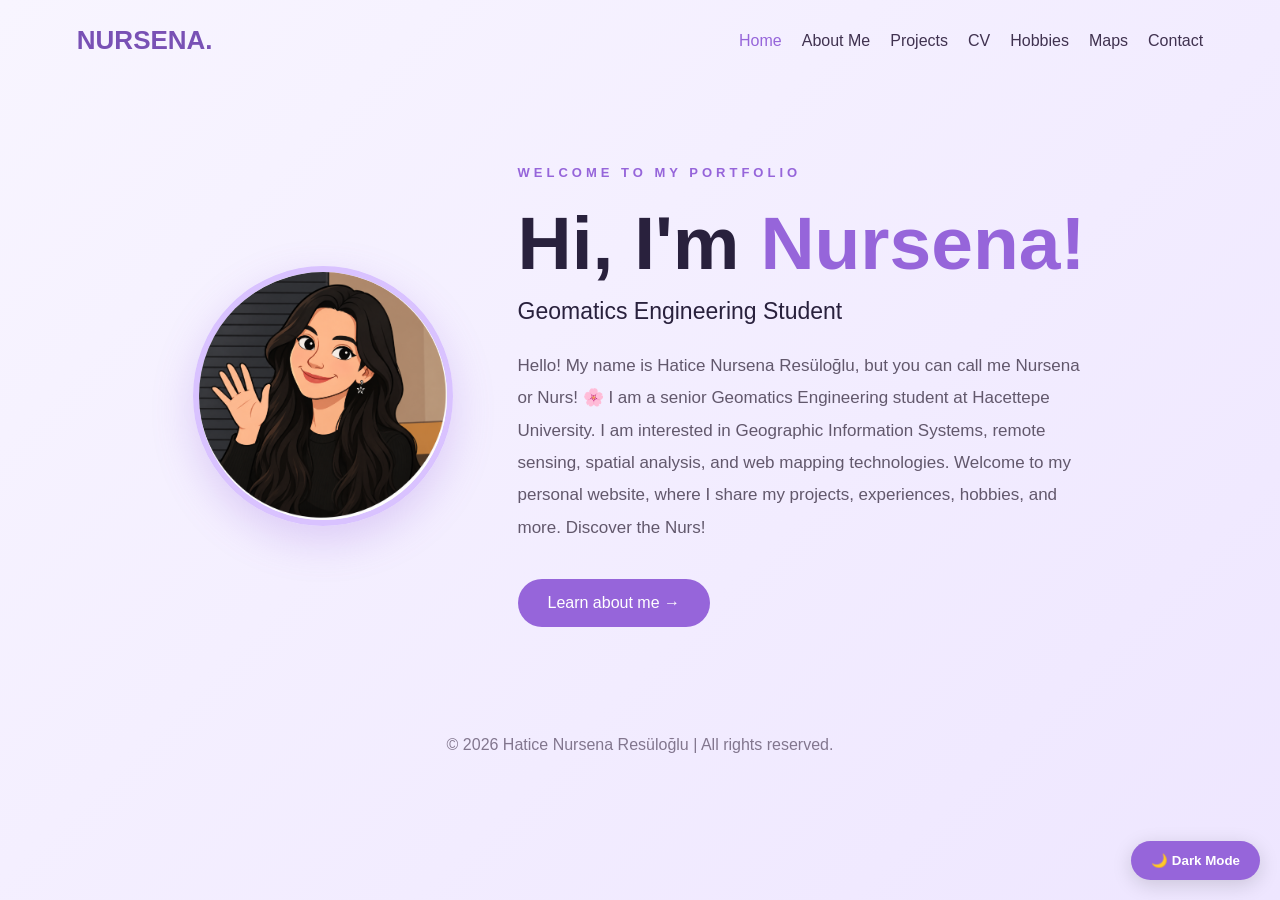
<file: index.html>
<!DOCTYPE html>
<html lang="en">
<head>
    <meta charset="UTF-8">
    <meta name="viewport" content="width=device-width, initial-scale=1.0">

    <title>Hatice Nursena Resüloğlu | Portfolio</title>

<link rel="stylesheet" href="css/style.css">
</head>

<body>

    <!-- Falling flowers -->
    <div id="flowers-container" aria-hidden="true"></div>

    <!-- Navigation -->
    <header>
        <nav class="navbar">
            <a href="index.html" class="logo">NURSENA.</a>

            
<div class="nav-links">
    <a href="index.html" class="active">Home</a>
    <a href="aboutme.html">About Me</a>
    <a href="projects.html">Projects</a>
    <a href="cv.html">CV</a>
    <a href="hobbies.html">Hobbies</a>
    <a href="maps.html">Maps</a>
    <a href="contact.html">Contact</a>
</div>

        </nav>
    </header>

    <main>

        <!-- Hero Section -->
        <section class="hero">

            <div class="intro-container">

                <!-- Profile Photo -->
                <img
                    src="images/nurs_animation.png"
                    alt="Hatice Nursena Resüloğlu"
                    class="profile-pic"
                >

                <!-- Introduction -->
                <div class="intro-text">

                    <p class="subtitle">
                        WELCOME TO MY PORTFOLIO
                    </p>

                    <h1>
                        Hi, I'm <span>Nursena!</span>
                    </h1>

                    <h2>
                        Geomatics Engineering Student
                    </h2>

                    <p class="description">
                        Hello! My name is Hatice Nursena
                        Resüloğlu, but you can call me
                        Nursena or Nurs! 🌸

                        I am a senior Geomatics Engineering
                        student at Hacettepe University.

                        I am interested in Geographic
                        Information Systems, remote sensing,
                        spatial analysis, and web mapping
                        technologies.

                        Welcome to my personal website,
                        where I share my projects,
                        experiences, hobbies, and more.

                        Discover the Nurs!
                    </p>

                    <a href="aboutme.html" class="btn">
                        Learn about me →
                    </a>

                </div>
            </div>

        </section>

        

    </main>

    <footer>
        <p>
            © 2026 Hatice Nursena Resüloğlu |
            All rights reserved.
        </p>
    </footer>

<script src="js/script.js"></script>


<!-- Flower Animation -->
<div class="nurs-flowers" aria-hidden="true">
    <span>🌸</span>
    <span>🌼</span>
    <span>🌷</span>
    <span>🌺</span>
    <span>🌸</span>
    <span>🌼</span>
    <span>🌷</span>
    <span>🌸</span>
</div>


</body>
</html>
</file>
<file: css/style.css>
* {
    margin: 0;
    padding: 0;
    box-sizing: border-box;
}

body {
    font-family: 'Segoe UI', Arial, sans-serif;
    background: linear-gradient(135deg, #f8f5ff, #eee6ff);
    color: #29213d;
    min-height: 100vh;
}

.navbar {
    display: flex;
    justify-content: space-between;
    align-items: center;
    padding: 30px 8%;
}

.logo {
    font-size: 26px;
    font-weight: bold;
    color: #7951b5;
}

.nav-links {
    display: flex;
    gap: 30px;
}

.nav-links a {
    text-decoration: none;
    color: #403250;
    font-weight: 500;
    transition: color 0.3s;
}

.nav-links a:hover {
    color: #9665da;
}

.hero {
    min-height: 70vh;
    display: flex;
    flex-direction: column;
    justify-content: center;
    align-items: flex-start;
    padding: 60px 12%;
    animation: fadeIn 1.2s ease-in-out;
}

.subtitle {
    letter-spacing: 4px;
    color: #9665da;
    margin-bottom: 20px;
    font-size: 13px;
    font-weight: bold;
}

h1 {
    font-size: clamp(42px, 7vw, 75px);
    margin-bottom: 12px;
}

h1 span {
    color: #9665da;
}

h2 {
    font-size: 23px;
    font-weight: 400;
    margin-bottom: 25px;
}

.description {
    max-width: 570px;
    font-size: 17px;
    line-height: 1.9;
    color: #62586c;
    margin-bottom: 35px;
}

.btn {
    display: inline-block;
    background: #9665da;
    color: white;
    padding: 15px 30px;
    border-radius: 30px;
    text-decoration: none;
    transition: transform 0.3s, background 0.3s;
}

.btn:hover {
    background: #7345bc;
    transform: translateY(-5px);
}

footer {
    text-align: center;
    padding: 25px;
    color: #82768e;
}

@keyframes fadeIn {
    from {
        opacity: 0;
        transform: translateY(30px);
    }
    to {
        opacity: 1;
        transform: translateY(0);
    }
}

@media (max-width: 600px) {
    .navbar {
        padding: 20px;
        flex-direction: column;
        gap: 20px;
    }

    .nav-links {
        gap: 18px;
    }

    .hero {
        padding: 60px 8%;
    }
}

.about-preview {
    margin-top: 65px;
    animation: fadeIn 1.5s ease-in-out;
}

.about-preview h3 {
    font-size: 28px;
    color: #7951b5;
    margin-bottom: 12px;
}

.about-preview p {
    color: #62586c;
    font-size: 16px;
    line-height: 1.7;
    margin-bottom: 24px;
    max-width: 450px;
}

.about-btn {
    display: inline-block;
    padding: 14px 35px;
    background: #9665da;
    color: white;
    border-radius: 30px;
    text-decoration: none;
    font-weight: 600;
    transition: all 0.3s ease;
}

.about-btn:hover {
    background: #7345bc;
    transform: translateY(-5px);
    box-shadow: 0 10px 25px rgba(150,101,218,0.3);
}

/* Navigation */

.navbar {
    display: flex;
    justify-content: space-between;
    align-items: center;
    gap: 25px;
    padding: 25px 6%;
}

.logo {
    text-decoration: none;
    font-size: 26px;
    font-weight: bold;
    color: #7951b5;
}

.nav-links {
    display: flex;
    flex-wrap: wrap;
    gap: 18px;
}

.nav-links a {
    text-decoration: none;
    color: #403250;
    transition: color 0.3s;
}

.nav-links a:hover,
.nav-links a.active {
    color: #9665da;
}

/* Introduction */

.intro-container {
    display: flex;
    align-items: center;
    justify-content: center;
    gap: 65px;
    width: 100%;
}

.intro-text {
    max-width: 650px;
}

.profile-pic {
    width: 260px;
    height: 260px;
    object-fit: cover;
    border-radius: 50%;
    border: 6px solid #d9c2ff;
    box-shadow: 0 15px 40px rgba(150,101,218,0.25);
    transition: transform 0.4s ease;
    flex-shrink: 0;
}

.profile-pic:hover {
    transform: scale(1.05);
}

.description {
    white-space: normal;
}

/* About Section */

.about-section {
    text-align: center;
    padding: 75px 20px;
    background: rgba(255,255,255,0.45);
}

.about-section h2 {
    font-size: 32px;
    font-weight: bold;
    color: #7951b5;
    margin-bottom: 18px;
}

.about-section p {
    color: #62586c;
    margin: 0 auto 28px;
    max-width: 550px;
    line-height: 1.8;
}

.about-btn {
    display: inline-block;
    padding: 14px 35px;
    background: #9665da;
    color: white;
    border-radius: 30px;
    text-decoration: none;
    font-weight: 600;
    transition: all 0.3s ease;
}

.about-btn:hover {
    background: #7345bc;
    transform: translateY(-5px);
}


/* Mobile */

@media (max-width: 850px) {
    .intro-container {
        flex-direction: column;
        text-align: center;
        gap: 35px;
    }

    .hero {
        align-items: center;
        padding: 50px 7%;
    }

    .profile-pic {
        width: 210px;
        height: 210px;
    }

    .navbar {
        flex-direction: column;
    }

    .description {
        margin-left: auto;
        margin-right: auto;
    }
}

@media (prefers-reduced-motion: reduce) {
    .flower,
    .petal {
        animation: none;
    }
}

/* FLOWER ANIMATION */

#flowers-container {
    position: fixed;
    top: 0;
    left: 0;
    width: 100%;
    height: 100%;
    overflow: hidden;
    pointer-events: none;
    z-index: 9999;
}

.flower {
    position: absolute;
    top: -60px;
    animation: falling var(--fallDur) linear forwards;
}

.petal {
    display: inline-block;
    animation: spinning var(--spinDur) ease-in-out infinite;
}

@keyframes falling {
    0% {
        transform: translateY(0);
        opacity: 1;
    }

    100% {
        transform: translateY(110vh);
        opacity: 0;
    }
}

@keyframes spinning {
    0% {
        transform: translateX(0) rotate(0deg);
    }

    50% {
        transform: translateX(var(--swayX)) rotate(180deg);
    }

    100% {
        transform: translateX(0) rotate(360deg);
    }
}


/* ===== ABOUT ME PAGE ===== */

.about-hero,
.favorites {
    max-width: 1100px;
    margin: 40px auto;
    padding: 40px;
    background: rgba(255, 255, 255, 0.85);
    border: 1px solid #e8dafa;
    border-radius: 25px;
    box-shadow: 0 10px 30px rgba(115, 69, 188, 0.1);
}

/* About Me heading */

.about-hero h2 {
    color: #7951b5;
    font-size: 38px;
    margin-bottom: 25px;
    text-align: center;
}

/* Biography text */

.about-hero > p {
    font-size: 16px;
    line-height: 2;
    color: #62586c;
    text-align: justify;
    margin-bottom: 35px;
}

/* Photo Gallery */

.photo-gallery {
    display: grid;
    grid-template-columns: repeat(4, 1fr);
    gap: 15px;
    margin-top: 35px;
}

.about-pic {
    width: 100%;
    height: 230px;
    object-fit: cover;
    border-radius: 18px;
    box-shadow: 0 5px 15px rgba(0,0,0,0.1);
    transition: transform 0.3s ease,
                box-shadow 0.3s ease;
}

.about-pic:hover {
    transform: translateY(-8px) scale(1.03);
    box-shadow: 0 12px 25px rgba(150,101,218,0.3);
}

/* Favorites */

.favorites h3 {
    text-align: center;
    font-size: 34px;
    color: #7951b5;
    margin-bottom: 35px;
}

.fav-group {
    background: #f7f2ff;
    border: 1px solid #eee2ff;
    border-radius: 18px;
    padding: 25px 30px;
    margin-bottom: 20px;
    transition: transform 0.3s ease;
}

.fav-group:hover {
    transform: translateY(-4px);
}

.fav-group h4 {
    color: #7951b5;
    font-size: 21px;
    margin-bottom: 15px;
}

.fav-group ul {
    padding-left: 25px;
}

.fav-group li {
    color: #62586c;
    line-height: 2;
    font-size: 16px;
}

/* TV Series + TARDIS */

.tv-section {
    display: flex;
    align-items: center;
    justify-content: space-between;
    gap: 30px;
}

.tv-list {
    flex: 1;
}

.tardis-gif {
    flex: 1;
    max-width: 350px;
    min-width: 0;
}

/* Mobile Responsive */

@media (max-width: 850px) {
    .photo-gallery {
        grid-template-columns: repeat(2, 1fr);
    }

    .about-hero,
    .favorites {
        margin: 20px;
        padding: 25px;
    }

    .tv-section {
        flex-direction: column;
        align-items: stretch;
    }

    .tardis-gif {
        max-width: 100%;
    }
}

@media (max-width: 500px) {
    .photo-gallery {
        grid-template-columns: 1fr;
    }

    .about-pic {
        height: 280px;
    }

    .about-hero h2 {
        font-size: 30px;
    }
}

@media (prefers-reduced-motion: reduce) {
    .about-pic,
    .fav-group {
        transition: none;
    }
}

/* Navigation Bar */

.navbar {
    display: flex;
    justify-content: space-between;
    align-items: center;
    gap: 25px;
    padding: 25px 6%;
}

.logo {
    font-size: 26px;
    font-weight: bold;
    color: #7951b5;
    text-decoration: none;
}

.nav-links {
    display: flex;
    flex-wrap: wrap;
    gap: 20px;
}

.nav-links a {
    color: #403250;
    text-decoration: none;
    font-weight: 500;
    transition: color 0.3s ease;
}

.nav-links a:hover,
.nav-links a.active {
    color: #9665da;
}

@media (max-width: 850px) {
    .navbar {
        flex-direction: column;
    }

    .nav-links {
        justify-content: center;
    }
}

/* =====================================
   CV PAGE - NURSENA PORTFOLIO
===================================== */

/* CV Layout */

.cv-actions,
.cv-page {
    max-width: 1050px;
    margin: 35px auto;
    padding: 40px;
    background: rgba(255, 255, 255, 0.92);
    border: 1px solid #e8dafa;
    border-radius: 24px;
    box-shadow: 0 12px 35px rgba(115, 69, 188, 0.09);
}

/* Download and Print Buttons */

.cv-actions {
    display: flex;
    justify-content: center;
    flex-wrap: wrap;
    gap: 20px;
    padding: 25px;
}

.cv-actions .btn {
    font: inherit;
    cursor: pointer;
    border: 2px solid #9665da;
    background: #9665da;
    color: #ffffff;
    padding: 13px 26px;
    text-decoration: none;
    border-radius: 30px;
    transition: all 0.3s ease;
}

.cv-actions .btn:hover {
    background: #7951b5;
    transform: translateY(-3px);
}

.cv-actions .btn.outline {
    background: transparent;
    color: #7951b5;
}

.cv-actions .btn.outline:hover {
    background: #f0e6ff;
}

/* CV Header */

.cv-header-row {
    display: flex;
    justify-content: space-between;
    align-items: flex-start;
    flex-wrap: wrap;
    gap: 30px;
    padding-bottom: 30px;
    border-bottom: 2px solid #e8dafa;
}

.cv-name {
    color: #7951b5;
    font-size: 35px;
    font-weight: 700;
    margin-bottom: 10px;
}

.cv-tag {
    color: #83728e;
    font-size: 18px;
}

/* Contact Information */

.cv-contact {
    list-style: none;
    padding: 0;
    margin: 0;
}

.cv-contact li {
    margin-bottom: 10px;
    font-size: 14px;
    line-height: 1.6;
    color: #62586c;
}

.cv-contact strong {
    color: #7951b5;
    margin-right: 8px;
}

.cv-contact a {
    color: #7951b5;
    text-decoration: none;
}

.cv-contact a:hover {
    text-decoration: underline;
}

/* CV Sections */

.cv-section {
    margin-top: 35px;
}

.cv-section h3 {
    font-size: 23px;
    color: #7951b5;
    padding-bottom: 12px;
    margin-bottom: 20px;
    border-bottom: 1px solid #e8dafa;
}

.cv-section > p {
    color: #62586c;
    line-height: 1.9;
    font-size: 15px;
}

/* Experience and Education */

.cv-item {
    padding: 20px 24px;
    margin-bottom: 18px;
    background: #faf7ff;
    border-left: 4px solid #ae86e5;
    border-radius: 12px;
    transition: transform 0.3s ease,
                box-shadow 0.3s ease;
}

.cv-item:hover {
    transform: translateX(5px);
    box-shadow: 0 6px 20px rgba(115,69,188,0.12);
}

.cv-item-head h4 {
    font-size: 19px;
    color: #403250;
    margin-bottom: 8px;
}

.cv-meta {
    display: block;
    color: #897a96;
    font-size: 14px;
    line-height: 1.6;
}

/* Bullet Lists */

.cv-bullets {
    padding-left: 22px;
    margin-top: 12px;
}

.cv-bullets li {
    color: #62586c;
    line-height: 1.9;
    font-size: 15px;
}

/* Two Column Sections */

.cv-two {
    display: grid;
    grid-template-columns: 1fr 1fr;
    gap: 35px;
}

/* Skill Tags */

.tags {
    list-style: none;
    padding: 0;
    display: flex;
    flex-wrap: wrap;
    gap: 10px;
}

.tags li {
    background: #eee3ff;
    color: #7951b5;
    padding: 9px 16px;
    border-radius: 25px;
    font-size: 14px;
    font-weight: 600;
    transition: background 0.3s ease;
}

.tags li:hover {
    background: #d9c2ff;
}

/* Responsive Design */

@media (max-width: 850px) {
    .cv-actions,
    .cv-page {
        margin: 20px;
        padding: 25px;
    }

    .cv-header-row {
        flex-direction: column;
    }

    .cv-two {
        grid-template-columns: 1fr;
        gap: 20px;
    }

    .cv-name {
        font-size: 28px;
    }
}

/* Print Friendly CV */

@media print {
    body {
        background: white !important;
        color: black;
    }

    header,
    footer,
    .cv-actions {
        display: none !important;
    }

    .cv-page {
        max-width: none;
        margin: 0;
        padding: 0;
        border: none;
        border-radius: 0;
        box-shadow: none;
        background: white;
    }

    .cv-item {
        break-inside: avoid;
        box-shadow: none;
    }

    .cv-item:hover {
        transform: none;
    }

    .cv-name,
    .cv-section h3 {
        color: #493065;
    }
}

@media (prefers-reduced-motion: reduce) {
    .cv-item {
        transition: none;
    }
}

/* =====================================
   HOBBIES PAGE - NURSENA
===================================== */

/* Introduction Section */

.hobbies-intro {
    max-width: 1100px;
    margin: 50px auto 35px;
    padding: 45px 35px;
    text-align: center;
    background: rgba(255, 255, 255, 0.85);
    border: 1px solid #e8dafa;
    border-radius: 25px;
    box-shadow: 0 10px 30px rgba(115, 69, 188, 0.08);
    animation: fadeIn 0.9s ease;
}

.hobbies-intro h2 {
    font-size: 38px;
    color: #7951b5;
    margin-bottom: 20px;
    font-weight: 700;
}

.hobbies-intro p {
    color: #62586c;
    font-size: 17px;
    line-height: 1.9;
    max-width: 800px;
    margin: 0 auto;
}

/* Hobby Cards Container */

.hobby-cards {
    max-width: 1200px;
    margin: 0 auto 80px;
    padding: 20px;
    display: grid;
    grid-template-columns: repeat(3, minmax(0, 1fr));
    gap: 25px;
    align-items: stretch;
}

/* Individual Hobby Cards */

.hobby {
    min-width: 0;
    background: rgba(255, 255, 255, 0.95);
    border: 1px solid #eadfff;
    border-radius: 24px;
    padding: 20px;
    overflow: hidden;
    box-shadow: 0 10px 30px rgba(115, 69, 188, 0.09);
    transition: transform 0.35s ease,
                box-shadow 0.35s ease,
                border-color 0.35s ease;
}

.hobby:hover {
    transform: translateY(-10px);
    box-shadow: 0 20px 45px rgba(115, 69, 188, 0.19);
    border-color: #c8a7f3;
}

/* Hobby Images */

.hobby-img {
    display: block;
    width: 100%;
    height: 230px;
    object-fit: cover;
    border-radius: 16px;
    margin-bottom: 25px;
    transition: transform 0.4s ease;
}

.hobby:hover .hobby-img {
    transform: scale(1.03);
}

/* Card Titles */

.hobby h3 {
    font-size: 25px;
    font-weight: 700;
    color: #7951b5;
    margin-bottom: 18px;
}

/* Card Descriptions */

.hobby p {
    color: #62586c;
    font-size: 15px;
    line-height: 1.9;
    margin-bottom: 18px;
}

/* Instagram Logo */

.hobby-logo {
    display: block;
    width: 85px;
    height: 85px;
    object-fit: contain;
    margin: 20px auto 5px;
    border-radius: 50%;
    border: 3px solid #d9c2ff;
    padding: 5px;
    background: white;
    transition: transform 0.3s ease,
                box-shadow 0.3s ease;
}

.hobby-logo:hover {
    transform: scale(1.12) rotate(5deg);
    box-shadow: 0 8px 25px rgba(150, 101, 218, 0.25);
}

/* Responsive Layout */

@media (max-width: 950px) {
    .hobby-cards {
        grid-template-columns: repeat(2, minmax(0, 1fr));
    }

    .hobbies-intro {
        margin: 30px 20px;
        padding: 35px 25px;
    }
}

@media (max-width: 650px) {
    .hobby-cards {
        grid-template-columns: 1fr;
        padding: 15px;
    }

    .hobbies-intro h2 {
        font-size: 30px;
    }

    .hobbies-intro p {
        font-size: 15px;
    }

    .hobby-img {
        height: 250px;
    }
}

/* Accessibility */

@media (prefers-reduced-motion: reduce) {
    .hobbies-intro {
        animation: none;
    }

    .hobby,
    .hobby-img,
    .hobby-logo {
        transition: none;
    }
}

/* =====================================
   WHERE IS THE NURS? - MAPS PAGE
===================================== */

/* Map Page Container */

.maps-page {
    max-width: 1200px;
    margin: 45px auto 80px;
    padding: 40px;
    background: rgba(255, 255, 255, 0.9);
    border: 1px solid #e8dafa;
    border-radius: 28px;
    box-shadow: 0 15px 40px rgba(115, 69, 188, 0.1);
    animation: fadeIn 0.9s ease;
}

/* Page Title */

.maps-page h2 {
    font-size: 38px;
    font-weight: 700;
    color: #7951b5;
    text-align: center;
    margin-bottom: 15px;
}

.maps-description {
    text-align: center;
    color: #62586c;
    font-size: 17px;
    line-height: 1.8;
    margin-bottom: 35px;
}

/* OpenLayers Map */

#map {
    width: 100%;
    height: 520px;
    border-radius: 22px;
    overflow: hidden;
    border: 4px solid #e1ccfa;
    box-shadow: 0 12px 35px rgba(115, 69, 188, 0.14);
}

/* Map Controls */

.maps-page .ol-zoom {
    top: 15px;
    left: 15px;
    background: rgba(255, 255, 255, 0.85);
    border-radius: 12px;
    padding: 5px;
}

.maps-page .ol-zoom button {
    background: #9665da;
    color: white;
    border-radius: 8px;
    cursor: pointer;
}

.maps-page .ol-zoom button:hover {
    background: #7951b5;
}

/* Photo Gallery */

.maps-page .gallery {
    margin-top: 35px;
    padding: 30px 20px;
    text-align: center;
    background: #f8f3ff;
    border: 1px solid #eadfff;
    border-radius: 22px;
    min-height: 130px;
}

.maps-page .gallery h3 {
    font-size: 26px;
    color: #7951b5;
    margin-bottom: 20px;
}

.maps-page .gallery p {
    color: #62586c;
    font-size: 17px;
    line-height: 1.8;
}

/* Gallery Images */

.maps-page .gallery img {
    width: 205px;
    height: 155px;
    object-fit: cover;
    border-radius: 15px;
    border: 3px solid #d9c2ff;
    margin: 8px;
    cursor: pointer;
    box-shadow: 0 5px 18px rgba(115, 69, 188, 0.12);
    transition: transform 0.3s ease,
                box-shadow 0.3s ease;
}

.maps-page .gallery img:hover {
    transform: translateY(-7px) scale(1.04);
    box-shadow: 0 12px 28px rgba(115, 69, 188, 0.25);
}

/* Responsive Design */

@media (max-width: 850px) {
    .maps-page {
        margin: 25px 20px;
        padding: 25px;
    }

    #map {
        height: 420px;
    }

    .maps-page h2 {
        font-size: 30px;
    }
}

@media (max-width: 550px) {
    .maps-page {
        margin: 15px 10px;
        padding: 15px;
    }

    #map {
        height: 350px;
    }

    .maps-page .gallery img {
        width: 100%;
        max-width: 300px;
        height: 200px;
    }
}

@media (prefers-reduced-motion: reduce) {
    .maps-page {
        animation: none;
    }

    .maps-page .gallery img {
        transition: none;
    }
}

/* =====================================
   CONTACT PAGE - NURSENA PORTFOLIO
===================================== */

.contact-section {
    max-width: 1050px;
    margin: 70px auto 100px;
    padding: 55px 35px;
    text-align: center;
    background: rgba(255, 255, 255, 0.8);
    border: 1px solid #e8dafa;
    border-radius: 28px;
    box-shadow: 0 15px 40px rgba(115, 69, 188, 0.1);
    animation: fadeIn 0.9s ease;
}

/* Page Heading */

.contact-section h2 {
    color: #7951b5;
    font-size: 42px;
    font-weight: 700;
    margin-bottom: 18px;
}

.contact-section > p {
    color: #62586c;
    font-size: 17px;
    line-height: 1.8;
    margin-bottom: 45px;
}

/* Social Media Cards */

.contact-links {
    display: grid;
    grid-template-columns: repeat(4, minmax(0, 1fr));
    gap: 22px;
}

.contact-card {
    background: #faf7ff;
    border: 2px solid #eadfff;
    border-radius: 22px;
    min-height: 180px;
    padding: 25px 15px;

    display: flex;
    flex-direction: column;
    align-items: center;
    justify-content: center;
    gap: 15px;

    text-decoration: none;
    box-shadow: 0 8px 20px rgba(115, 69, 188, 0.07);

    transition: transform 0.3s ease,
                box-shadow 0.3s ease,
                background 0.3s ease,
                border-color 0.3s ease;
}

/* Hover Effect */

.contact-card:hover {
    background: #f1e7ff;
    border-color: #ba95ed;
    transform: translateY(-10px);
    box-shadow: 0 18px 35px rgba(115, 69, 188, 0.2);
}

/* Social Media Icons */

.contact-card img {
    width: 65px;
    height: 65px;
    object-fit: contain;
    transition: transform 0.35s ease;
}

.contact-card:hover img {
    transform: rotate(10deg) scale(1.12);
}

/* Social Media Names */

.contact-card span {
    font-size: 17px;
    font-weight: 600;
    color: #7951b5;
}

.contact-card:hover span {
    color: #60359e;
}

/* Keyboard Accessibility */

.contact-card:focus-visible {
    outline: 3px solid #9665da;
    outline-offset: 4px;
}

/* Responsive Design */

@media (max-width: 850px) {
    .contact-links {
        grid-template-columns: repeat(2, 1fr);
    }

    .contact-section {
        margin: 40px 20px;
        padding: 35px 25px;
    }
}

@media (max-width: 480px) {
    .contact-section h2 {
        font-size: 32px;
    }

    .contact-section > p {
        font-size: 15px;
    }

    .contact-links {
        gap: 12px;
    }

    .contact-card {
        min-height: 145px;
        padding: 20px 10px;
    }

    .contact-card img {
        width: 50px;
        height: 50px;
    }
}

/* Reduced Motion */

@media (prefers-reduced-motion: reduce) {
    .contact-section {
        animation: none;
    }

    .contact-card,
    .contact-card img {
        transition: none;
    }
}


/* ===== PROJECTS - COMING SOON ===== */

.projects-page {
    min-height: 75vh;
    display: flex;
    justify-content: center;
    align-items: center;
    padding: 50px 20px;
}

.coming-soon {
    width: 100%;
    max-width: 850px;
    text-align: center;
    padding: 65px 40px;
    background: rgba(255, 255, 255, 0.85);
    border: 2px solid #e8dafa;
    border-radius: 30px;
    box-shadow: 0 15px 45px rgba(115, 69, 188, 0.12);
    animation: comingFade 1s ease-out;
}

.coming-icon {
    font-size: 65px;
    margin-bottom: 20px;
    animation: floating 3s ease-in-out infinite;
}

.coming-soon h1 {
    font-size: clamp(38px, 6vw, 60px);
    margin-bottom: 18px;
}

.coming-soon h1 span {
    color: #9665da;
}

.coming-soon h2 {
    color: #7951b5;
    font-size: 30px;
    font-weight: 700;
    margin-bottom: 25px;
}

.coming-description {
    max-width: 570px;
    margin: 0 auto 30px;
    color: #62586c;
    font-size: 17px;
    line-height: 1.9;
    white-space: pre-line;
}

.coming-decoration {
    font-size: 28px;
    letter-spacing: 12px;
    margin-bottom: 35px;
}

@keyframes floating {
    0%, 100% {
        transform: translateY(0);
    }
    50% {
        transform: translateY(-15px);
    }
}

@keyframes comingFade {
    from {
        opacity: 0;
        transform: translateY(25px);
    }
    to {
        opacity: 1;
        transform: translateY(0);
    }
}

@media (max-width: 600px) {
    .coming-soon {
        padding: 45px 20px;
    }

    .coming-soon h2 {
        font-size: 25px;
    }

    .coming-decoration {
        letter-spacing: 5px;
    }
}

@media (prefers-reduced-motion: reduce) {
    .coming-soon,
    .coming-icon {
        animation: none;
    }
}

/* DARK MODE */

.theme-toggle {
    position: fixed;
    right: 20px;
    bottom: 20px;
    z-index: 10000;
    padding: 12px 20px;
    background: #9665da;
    color: white;
    border: none;
    border-radius: 30px;
    cursor: pointer;
    font-weight: bold;
    box-shadow: 0 5px 20px rgba(0,0,0,0.15);
}

.dark-mode {
    background: #21172f;
    color: #f1e6ff;
}

.dark-mode .navbar {
    background: #291d38;
}

.dark-mode .nav-links a,
.dark-mode .logo {
    color: #e1c7ff;
}

.dark-mode .hero h1,
.dark-mode .hero h2 {
    color: #f1e6ff;
}

.dark-mode .description,
.dark-mode .subtitle {
    color: #d2bce9;
}

.dark-mode .about-card,
.dark-mode .cv-page,
.dark-mode .hobby,
.dark-mode .contact-section,
.dark-mode .coming-soon,
.dark-mode .maps-page,
.dark-mode .about-hero,
.dark-mode .favorites {
    background: #342345;
    border-color: #59416e;
}

.dark-mode .about-card p,
.dark-mode .hobby p,
.dark-mode .cv-section p,
.dark-mode .contact-section > p {
    color: #ddcdec;
}

.dark-mode .about-section,
.dark-mode .fun-facts,
.dark-mode .fav-group,
.dark-mode .cv-item,
.dark-mode .fact,
.dark-mode .contact-card {
    background: #403052;
    border-color: #59416e;
}

.dark-mode .fact p,
.dark-mode .fav-group li,
.dark-mode .cv-bullets li,
.dark-mode .coming-description {
    color: #ddcdec;
}

.dark-mode footer {
    color: #ccb8e5;
}

/* ===================================
   NURSENA FLOWER ANIMATION
=================================== */

#flowers-container {
    position: fixed;
    inset: 0;
    width: 100%;
    height: 100%;
    overflow: hidden;
    pointer-events: none;
    z-index: 9000;
}

.nurs-flower {
    position: absolute;
    top: -50px;
    display: block;
    line-height: 1;
    pointer-events: none;

    animation: nursFlowerFall
        var(--flower-duration)
        linear forwards;
}

@keyframes nursFlowerFall {
    0% {
        transform: translate3d(0, -40px, 0)
                   rotate(0deg);
        opacity: 0;
    }

    10% {
        opacity: 1;
    }

    90% {
        opacity: 1;
    }

    100% {
        transform:
            translate3d(
                var(--flower-drift),
                110vh,
                0
            )
            rotate(var(--flower-rotation));

        opacity: 0;
    }
}

/* Controls */

#nurs-flower-controls {
    position: fixed;
    bottom: 80px;
    right: 20px;
    z-index: 10001;

    display: flex;
    flex-direction: column;
    gap: 9px;

    padding: 14px;
    background: rgba(255, 255, 255, 0.96);
    border: 1px solid #dfc9fb;
    border-radius: 18px;

    box-shadow: 0 8px 30px rgba(115,69,188,0.2);
}

#nurs-flower-controls button {
    background: #9665da;
    color: white;
    border: none;
    border-radius: 25px;

    padding: 10px 15px;
    font-weight: 600;
    cursor: pointer;
}

#nurs-flower-controls label {
    display: flex;
    align-items: center;
    justify-content: space-between;
    gap: 12px;

    color: #7951b5;
    font-size: 13px;
}

#nurs-flower-controls select {
    padding: 5px;
    border-radius: 8px;
    border: 1px solid #d9c2ff;
    background: white;
    color: #403250;
}

@media (max-width: 600px) {
    #nurs-flower-controls {
        right: 10px;
        bottom: 75px;
        padding: 10px;
    }
}

@media (prefers-reduced-motion: reduce) {
    .nurs-flower {
        animation: none;
        display: none;
    }
}

/* NEW FLOWER ANIMATION */

.nurs-flowers {
    position: fixed !important;
    inset: 0 !important;
    z-index: 99999 !important;
    overflow: hidden;
    pointer-events: none;
}

.nurs-flowers span {
    position: absolute !important;
    top: -60px;
    display: block !important;
    font-size: 35px;
    opacity: 1 !important;
    animation: nursFall 8s linear infinite !important;
}

@keyframes nursFall {
    0% {
        transform: translateY(0) rotate(0deg);
    }
    100% {
        transform: translateY(120vh) rotate(360deg);
    }
}

.nurs-flowers span:nth-child(1) {
    left: 5%;
    animation-delay: -1s !important;
}

.nurs-flowers span:nth-child(2) {
    left: 20%;
    animation-delay: -4s !important;
}

.nurs-flowers span:nth-child(3) {
    left: 35%;
    animation-delay: -2s !important;
}

.nurs-flowers span:nth-child(4) {
    left: 50%;
    animation-delay: -6s !important;
}

.nurs-flowers span:nth-child(5) {
    left: 65%;
    animation-delay: -3s !important;
}

.nurs-flowers span:nth-child(6) {
    left: 78%;
    animation-delay: -7s !important;
}

.nurs-flowers span:nth-child(7) {
    left: 88%;
    animation-delay: -5s !important;
}

.nurs-flowers span:nth-child(8) {
    left: 95%;
    animation-delay: -2s !important;
}


/* LEAFLET MAP */

.leaflet-section {
    margin-top: 55px;
    padding: 35px 25px;
    background: #f8f3ff;
    border: 1px solid #e8dafa;
    border-radius: 25px;
    text-align: center;
}

.leaflet-section h2 {
    color: #7951b5;
    font-size: 30px;
    margin-bottom: 15px;
}

#leaflet-map {
    width: 100%;
    height: 480px;
    border: 4px solid #d9c2ff;
    border-radius: 18px;
    overflow: hidden;
    box-shadow: 0 10px 30px rgba(115,69,188,0.15);
    z-index: 1;
}

.leaflet-info {
    margin-top: 18px;
    color: #7951b5;
    font-size: 14px;
}

.leaflet-popup-content-wrapper {
    border-radius: 14px;
}

.leaflet-popup-content {
    color: #62586c;
    font-family: 'Segoe UI', sans-serif;
}

@media (max-width: 600px) {
    .leaflet-section {
        padding: 20px 12px;
    }

    #leaflet-map {
        height: 350px;
    }
}

/* Fix Leaflet tile display */

#leaflet-map .leaflet-tile {
    max-width: none !important;
    max-height: none !important;
}

#leaflet-map .leaflet-tile-pane img {
    width: 256px !important;
    height: 256px !important;
}

#leaflet-map .leaflet-container {
    background: #e8e3f4;
}

#leaflet-map {
    position: relative;
    width: 100%;
    height: 480px;
    overflow: hidden;
}
/* Leaflet map tile corrections */

#leaflet-map .leaflet-tile {
    max-width: none !important;
    max-height: none !important;
}

#leaflet-map .leaflet-tile-pane img {
    max-width: none !important;
}

#leaflet-map {
    width: 100%;
    height: 480px;
    position: relative;
    overflow: hidden;
}

/* ==================================
   PROJECTS TABLE – PURPLE THEME
================================== */

.projects-section {
    max-width: 1150px;
    margin: 60px auto;
    padding: 35px 20px;
    text-align: center;
}

.projects-section h2 {
    font-size: 32px;
    color: #7951b5;
    margin-bottom: 15px;
}

.projects-description {
    color: #756984;
    margin-bottom: 30px;
    font-size: 16px;
}

.project-table-wrapper {
    overflow-x: auto;
    border-radius: 22px;
    box-shadow: 0 12px 30px rgba(121, 81, 181, 0.12);
}

.project-table {
    width: 100%;
    border-collapse: collapse;
    background: #ffffff;
    overflow: hidden;
}

.project-table th {
    background: linear-gradient(
        135deg,
        #7951b5,
        #a67be3
    );
    color: white;
    padding: 18px;
    font-size: 15px;
    text-align: center;
}

.project-table td {
    padding: 18px;
    border-bottom: 1px solid #eee4fa;
    color: #514560;
    text-align: center;
    vertical-align: middle;
}

.project-table tbody tr:nth-child(even) {
    background: #f8f3ff;
}

.project-table tbody tr:hover {
    background: #efe4ff;
    transition: background 0.3s ease;
}

.project-table img {
    width: 125px;
    height: 90px;
    object-fit: cover;
    border-radius: 12px;
    display: block;
    margin: 0 auto;
    transition: transform 0.3s ease;
}

.project-table img:hover {
    transform: scale(1.08);
}

/* Dark Mode */
.dark-mode .projects-section h2 {
    color: #d8baff;
}

.dark-mode .project-table {
    background: #292238;
}

.dark-mode .project-table td {
    color: #f3ebff;
    border-bottom-color: #493960;
}

.dark-mode .project-table tbody tr:nth-child(even) {
    background: #342a46;
}

.dark-mode .project-table tbody tr:hover {
    background: #47355f;
}

/* Mobile */
@media (max-width: 600px) {
    .projects-section {
        padding: 25px 10px;
    }

    .projects-section h2 {
        font-size: 25px;
    }

    .project-table {
        min-width: 650px;
    }

    .project-table img {
        width: 95px;
        height: 75px;
    }
}
</file>
